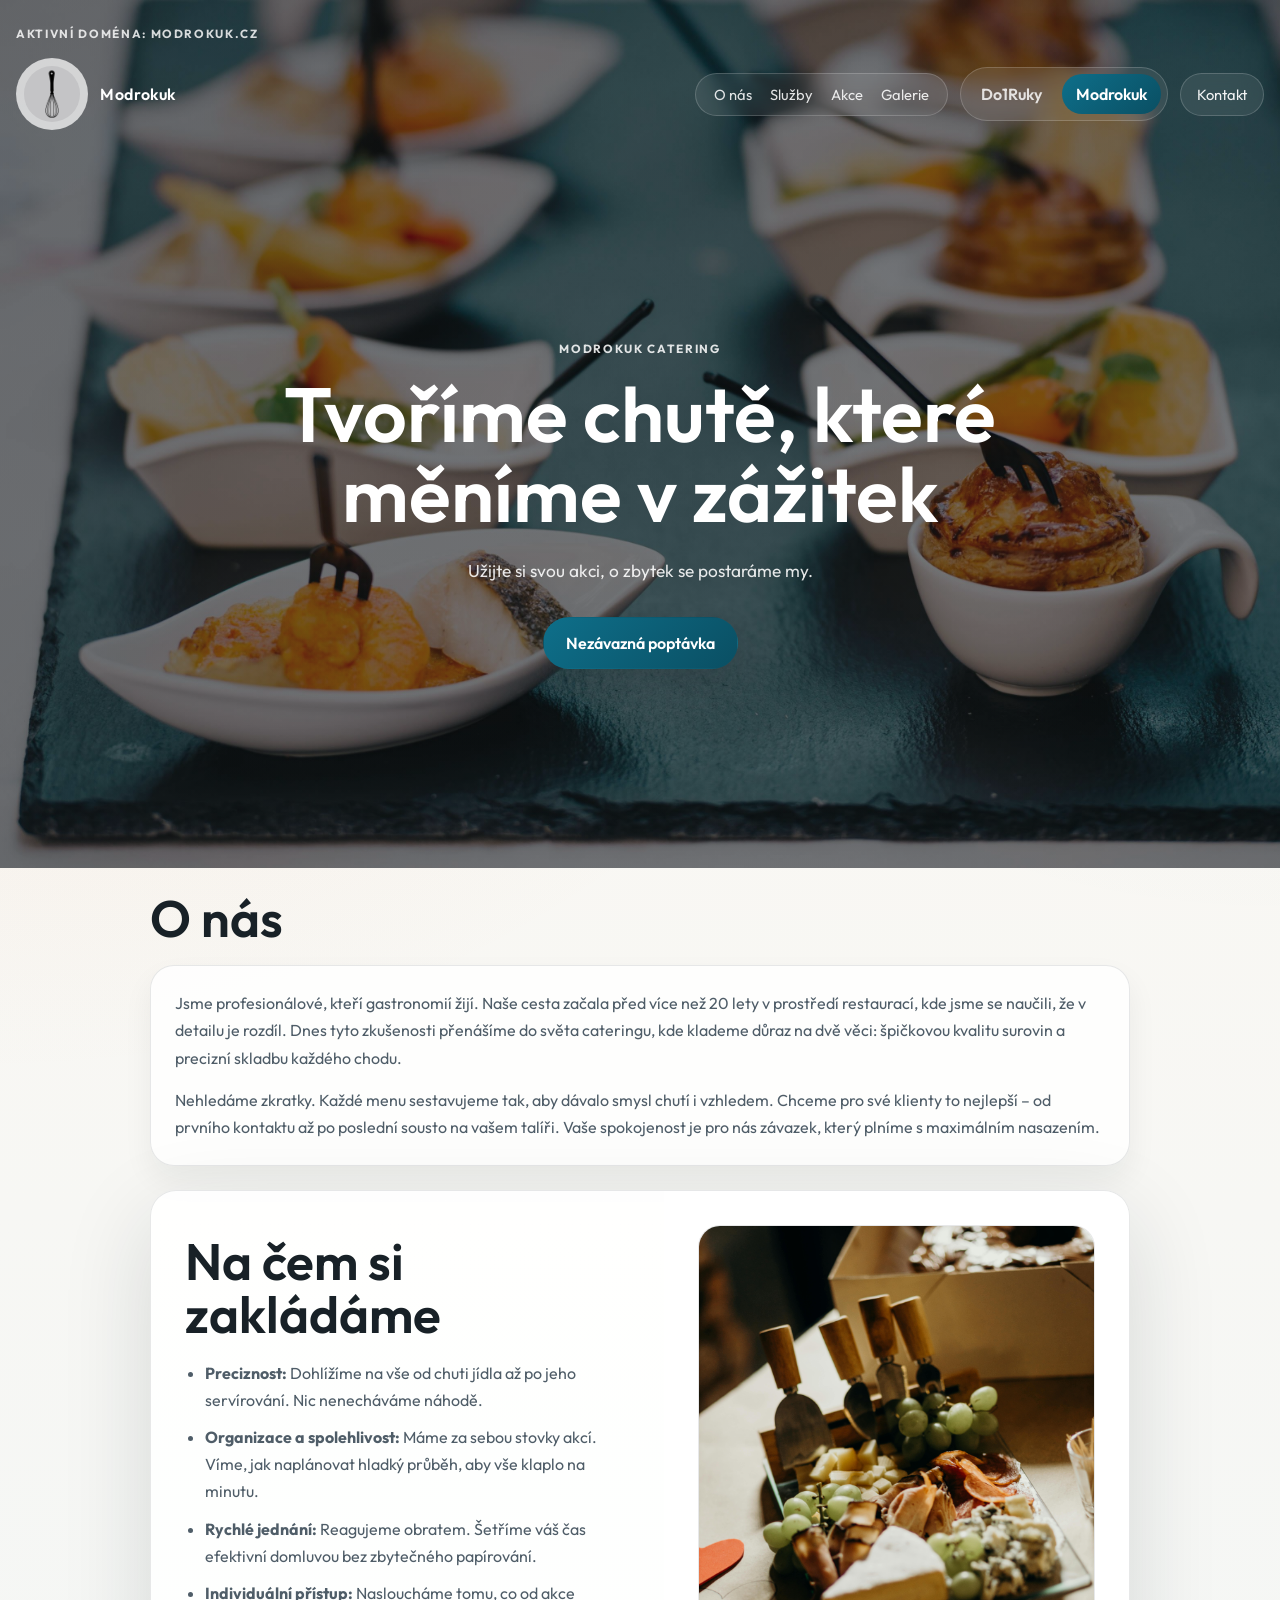
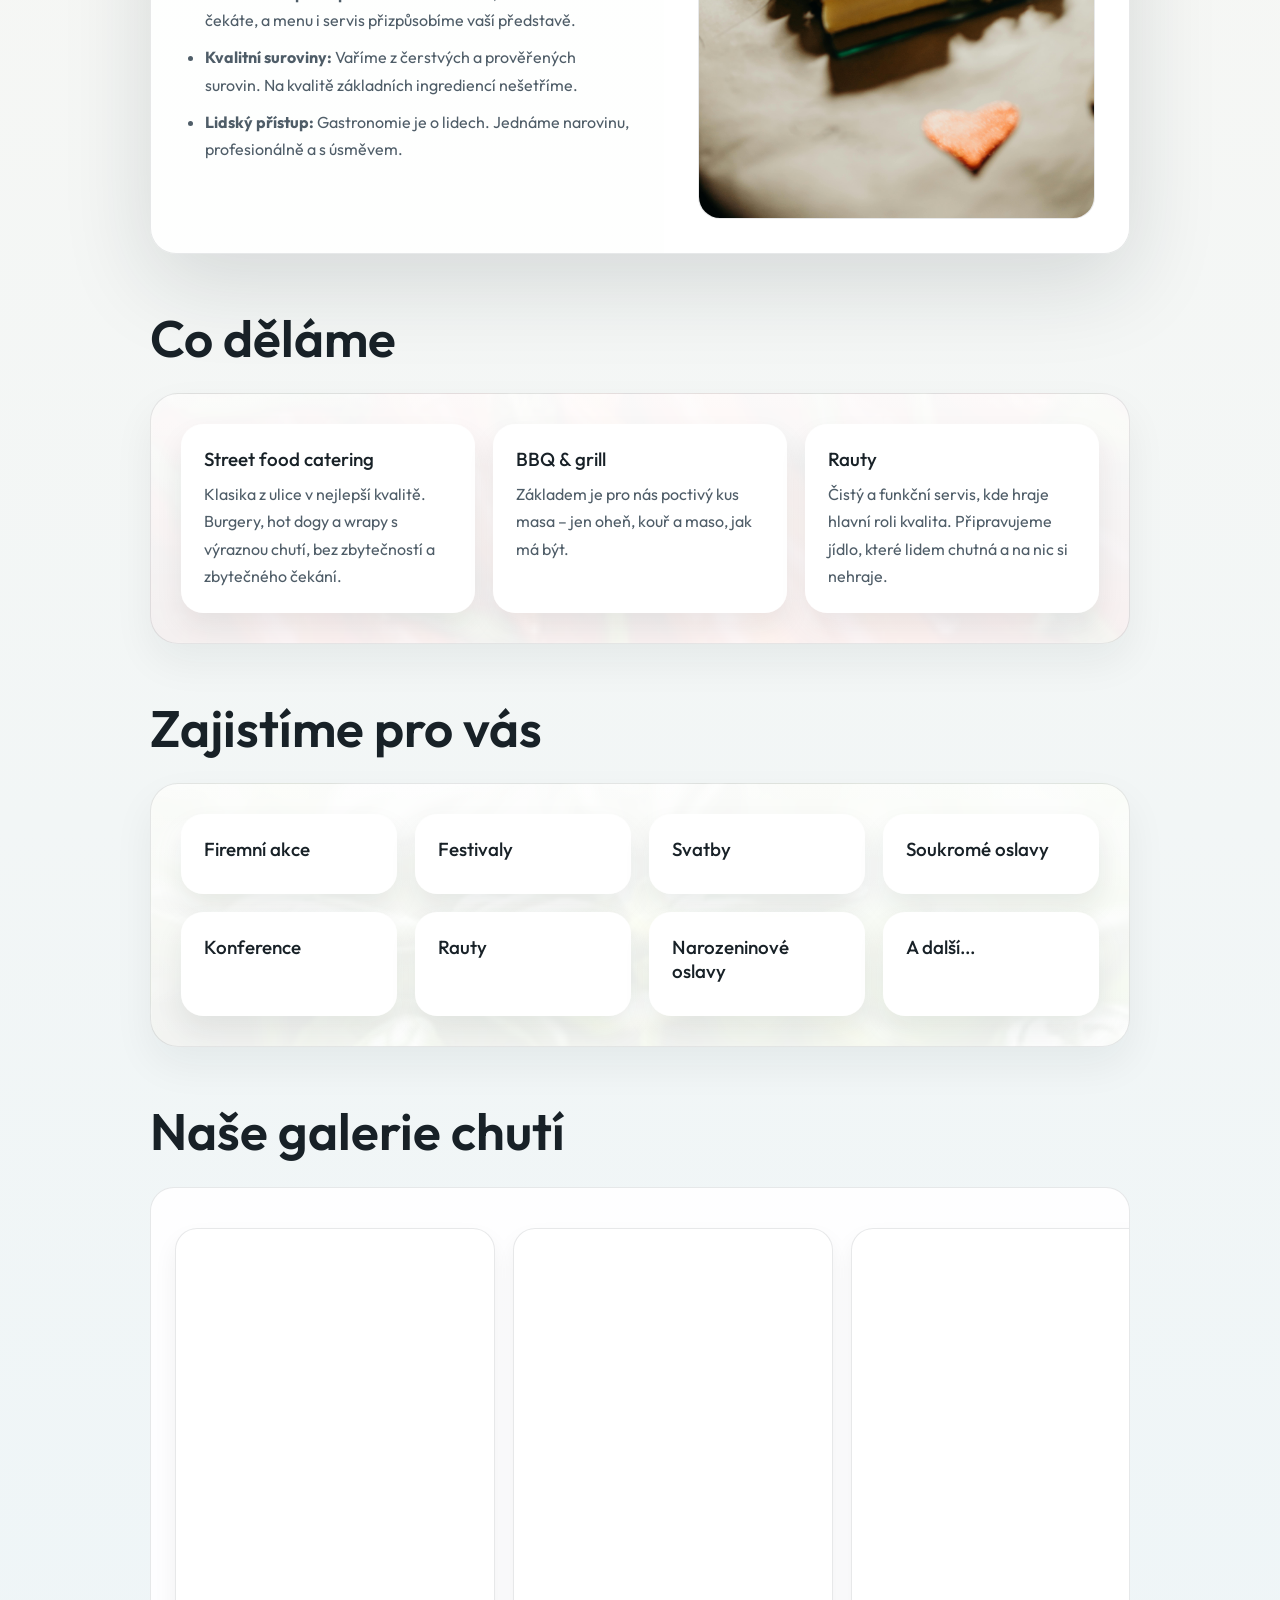
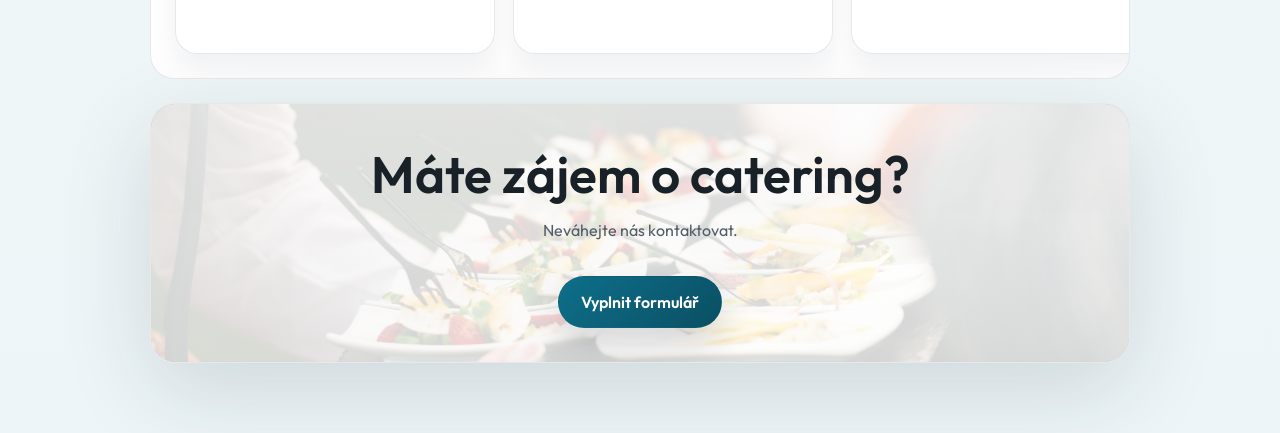
<file: web-modrokuk/index.html>
﻿<!DOCTYPE html>
<html lang="cs">
<head>
  <meta charset="UTF-8">
  <meta name="viewport" content="width=device-width, initial-scale=1.0">
  <meta name="google-site-verification" content="GyY2ZUEFOBH8hJlkeU4xq0jl1daOjZDnACW4erdyZ2I">
  <title>Modrokuk | Catering a eventová gastronomie</title>
  <meta name="description" content="Catering na firemní akce, festivaly i soukromé eventy. Modrokuk přináší poctivou gastronomii bez kompromisů.">
  <meta name="robots" content="index, follow">
  <meta name="googlebot" content="index, follow, max-snippet:-1, max-image-preview:large, max-video-preview:-1">
  <link rel="canonical" href="https://www.modrokuk.cz/">

  <!-- Facebook / OG -->
  <meta property="og:title" content="Modrokuk | Catering a poctivá gastronomie">
  <meta property="og:description" content="Catering na akce, festivaly i soukromé oslavy. Poctivá gastronomie bez kompromisů.">
  <meta property="og:image" content="https://www.modrokuk.cz/og-image.jpg">
  <meta property="og:url" content="https://www.modrokuk.cz/">
  <meta property="og:type" content="website">

  <!-- Twitter -->
  <meta name="twitter:card" content="summary_large_image">
  <meta name="twitter:title" content="Modrokuk | Catering a poctivá gastronomie">
  <meta name="twitter:description" content="Catering na akce, festivaly i soukromé oslavy. Poctivá gastronomie bez kompromisů.">
  <meta name="twitter:image" content="https://www.modrokuk.cz/og-image.jpg">
  <script type="application/ld+json">
  {
    "@context": "https://schema.org",
    "@graph": [
      {
        "@type": ["FoodEstablishment", "LocalBusiness"],
        "@id": "https://www.modrokuk.cz/#business",
        "name": "Modrokuk",
        "url": "https://www.modrokuk.cz/",
        "image": "https://www.modrokuk.cz/og-modrokuk.jpg",
        "logo": "https://www.modrokuk.cz/FB_Ikona_Modrokuk.jpg",
        "description": "Veřejná jídelna a lahůdkový bufet s denní nabídkou jídel, polévek a poctivého občerstvení.",
        "email": "info@modrokuk.cz",
        "telephone": "+420603434244",
        "servesCuisine": ["Česká kuchyně", "Catering", "Lahůdky"],
        "priceRange": "$$",
        "areaServed": {
          "@type": "Country",
          "name": "Česko"
        },
        "contactPoint": {
          "@type": "ContactPoint",
          "telephone": "+420603434244",
          "email": "info@modrokuk.cz",
          "contactType": "customer service",
          "availableLanguage": ["cs"]
        }
      },
      {
        "@type": "WebSite",
        "@id": "https://www.modrokuk.cz/#website",
        "url": "https://www.modrokuk.cz/",
        "name": "Modrokuk",
        "inLanguage": "cs-CZ",
        "publisher": {
          "@id": "https://www.modrokuk.cz/#business"
        }
      },
      {
        "@type": "WebPage",
        "@id": "https://www.modrokuk.cz/#webpage",
        "url": "https://www.modrokuk.cz/",
        "name": "Modrokuk | Veřejná jídelna a lahůdkový bufet",
        "description": "Veřejná jídelna a lahůdkový bufet s denní nabídkou jídel, polévek a poctivého občerstvení.",
        "isPartOf": {
          "@id": "https://www.modrokuk.cz/#website"
        },
        "about": {
          "@id": "https://www.modrokuk.cz/#business"
        },
        "inLanguage": "cs-CZ"
      }
    ]
  }
  </script>
  <link rel="preconnect" href="https://fonts.googleapis.com">
  <link rel="preconnect" href="https://fonts.gstatic.com" crossorigin>
  <link
    href="https://fonts.googleapis.com/css2?family=Outfit:wght@300;400;500;600;700;800&display=swap"
    rel="stylesheet"
  >
  <link rel="icon" type="image/png" href="modrokuk-logo-transparent-150x150.png">
  <link rel="apple-touch-icon" href="modrokuk-logo-transparent-150x150.png">
  <link rel="stylesheet" href="styles.css">
</head>
<body class="page page--home">
  <header class="hero hero--immersive">
    <img class="hero__image hero__image--bg" id="hero-image" src="pexels-novkov-visuals-34321380.jpg" alt="Catering Modrokuk">
    <div class="hero__overlay"></div>

    <div class="page-shell page-shell--wide">
      <div class="hero__badge" id="domain-badge">Aktivní doména</div>

      <nav class="topbar topbar--overlay">
        <div class="brand-lockup">
          <span class="brand-lockup__dot"></span>
          <img class="brand-lockup__logo" id="brand-logo" src="FB_Ikona_Modrokuk.jpg" alt="Logo Modrokuk">
          <span class="brand-lockup__name" id="brand-name">Načítání</span>
        </div>

        <div class="topbar__actions">
          <div class="topbar__navbubble">
            <a class="topbar__navlink" href="#onas">O nás</a>
            <a class="topbar__navlink" href="#sluzby">Služby</a>
            <a class="topbar__navlink" href="#akce">Akce</a>
            <a class="topbar__navlink" href="#galerie">Galerie</a>
          </div>
          <div class="brand-switch" aria-label="Výběr značky">
            <button class="brand-switch__button" id="switch-do1ruky" type="button">Do1Ruky</button>
            <button class="brand-switch__button" id="switch-modrokuk" type="button">Modrokuk</button>
          </div>
          <a class="topbar__link" data-brand-link="contact" href="kontakt.html">Kontakt</a>
        </div>
      </nav>

      <div class="hero__stage">
        <div class="hero__copy hero__copy--centered">
          <p class="eyebrow" id="eyebrow">Web na míru</p>
          <h1 id="headline">Jeden gastro základ pro dvě odlišné služby.</h1>
          <p class="hero__text" id="hero-text">
            Tento základ automaticky přepíná obsah podle domény a umožní spravovat cateringovou službu i food truck z jednoho webového řešení.
          </p>

          <div class="hero__actions hero__actions--centered">
            <a class="button button--primary" id="primary-cta" href="#poptavka">Zjistit více</a>
          </div>
        </div>
      </div>
    </div>
  </header>

  <main class="content-flow">
    <div class="page-shell page-shell--narrow">
      <section class="section section--intro" id="onas">
        <h2 class="section__title" id="about-title">O nás</h2>
        <div class="section__copy section__copy--boxed" id="about-text"></div>
      </section>

      <section class="feature-panel">
        <div class="feature-panel__text">
          <h2 class="section__title" id="card-title">Automatické rozpoznání domény</h2>
          <p class="feature-panel__copy" id="card-text">
            Po otevření `do1ruky.cz` nebo `modrokuk.cz` se návštěvníkovi zobrazí správná verze webu bez potřeby spravovat dva oddělené projekty.
          </p>
        </div>
        <div class="feature-panel__visual">
          <div class="feature-panel__visual-frame">
            <img class="feature-panel__preview" id="feature-preview" src="assets/modrokuk-hero.svg" alt="Náhled služby">
          </div>
        </div>
      </section>

      <section class="section" id="sluzby">
        <h2 class="section__title" id="services-title">Služby</h2>
        <div class="section__panel section__panel--warm section__panel--photo" id="services-panel">
          <div class="cards" id="services-list"></div>
        </div>
      </section>

      <section class="section" id="akce">
        <h2 class="section__title" id="events-title">Akce</h2>
        <div class="section__panel section__panel--cool section__panel--photo" id="events-panel">
          <div class="cards cards--compact" id="events-list"></div>
          <p class="section__footnote" id="events-note"></p>
        </div>
      </section>

      <section class="section" id="galerie">
        <h2 class="section__title" id="gallery-title">Podívejte se, jak to vypadá v akci.</h2>
        <div class="gallery-panel">
          <p class="gallery-panel__text" id="gallery-text"></p>
          <div class="gallery-grid" id="gallery-grid"></div>
        </div>
      </section>

      <section class="feature-panel feature-panel--cta" id="poptavka">
        <div class="feature-panel__text feature-panel__text--centered">
          <h2 class="section__title" id="inquiry-title">Chcete nabídku?</h2>
          <p class="feature-panel__copy" id="inquiry-text"></p>
          <p class="inquiry-panel__note" id="inquiry-note"></p>
          <div class="hero__actions">
            <a class="button button--primary" data-brand-link="contact" href="kontakt.html">Vyplnit formulář</a>
          </div>
        </div>
      </section>

    </div>
  </main>

  <script>
    window.SITE_BRAND_KEY = "modrokuk.cz";
    window.BRAND_SWITCH_URLS = {
      "do1ruky.cz": "https://www.do1ruky.cz/",
      "modrokuk.cz": "https://www.modrokuk.cz/"
    };
  </script>
  <script src="script.js"></script>
</body>
</html>
</file>
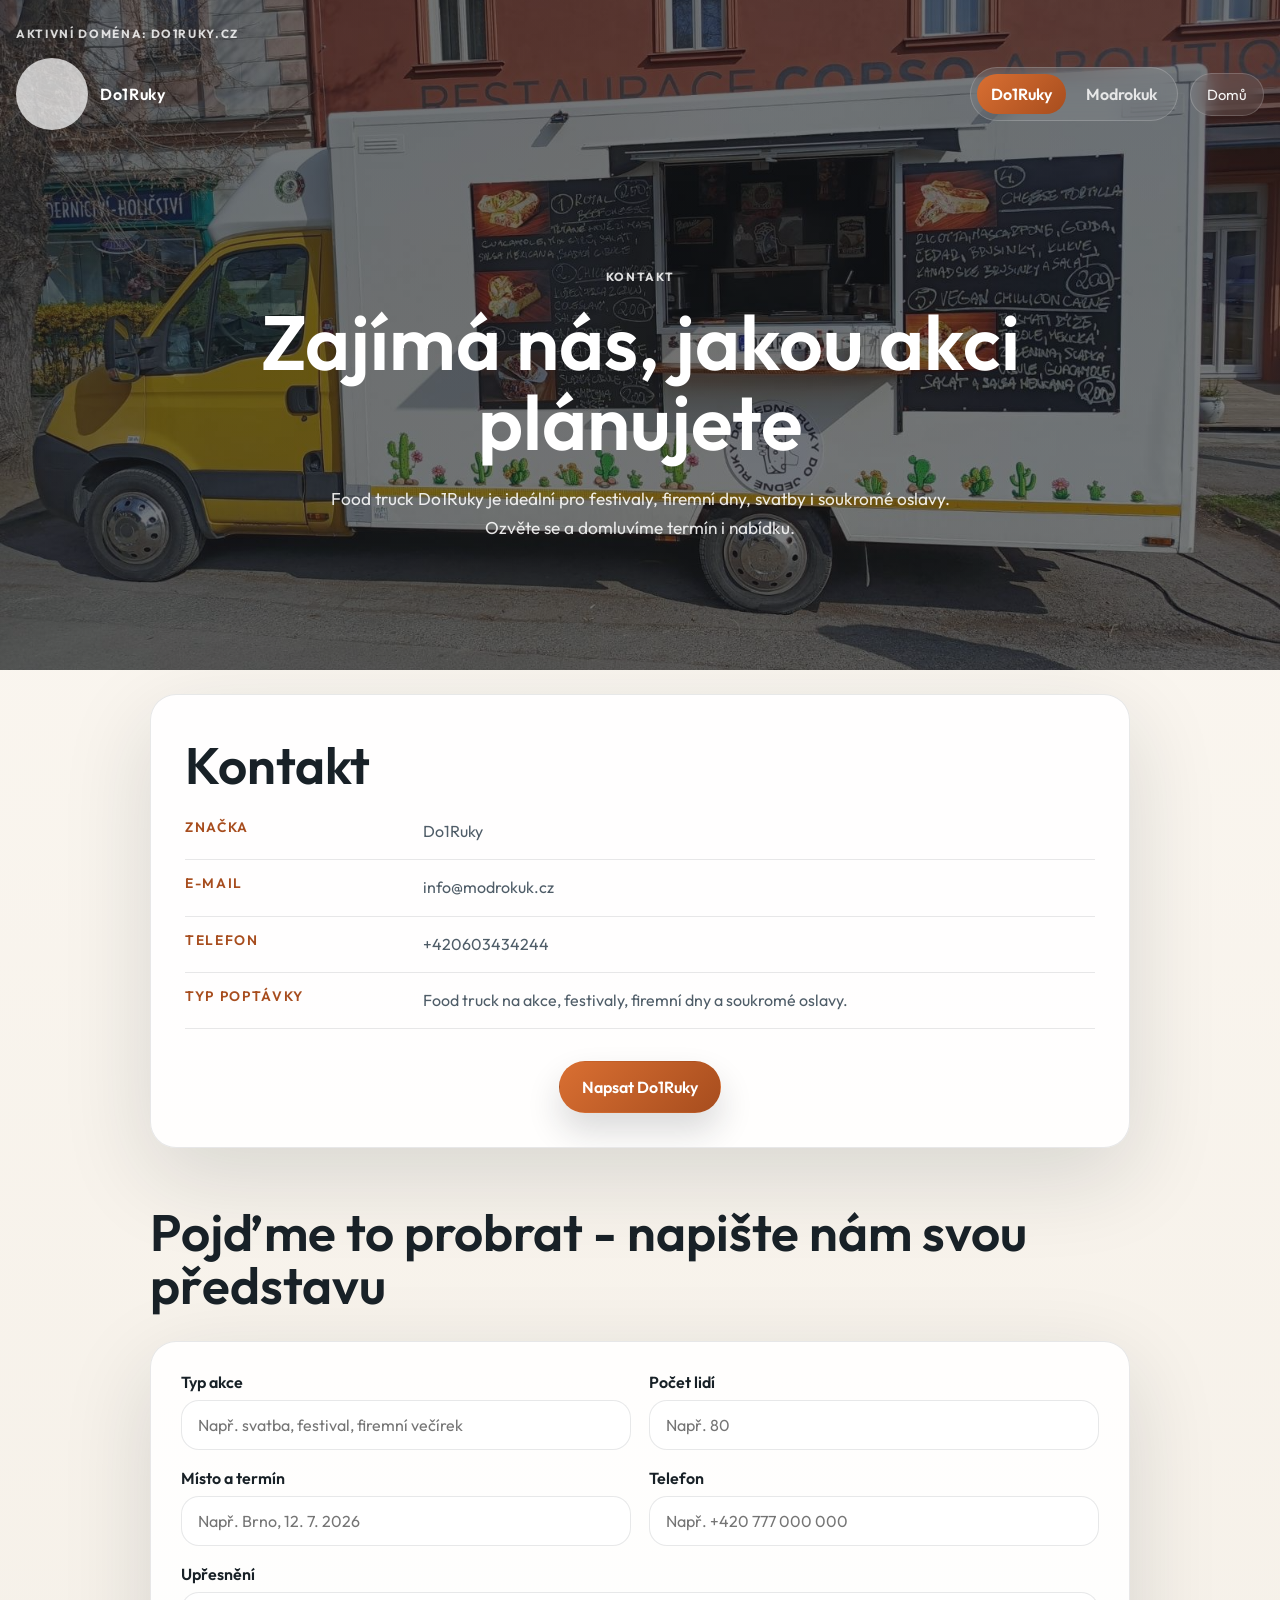
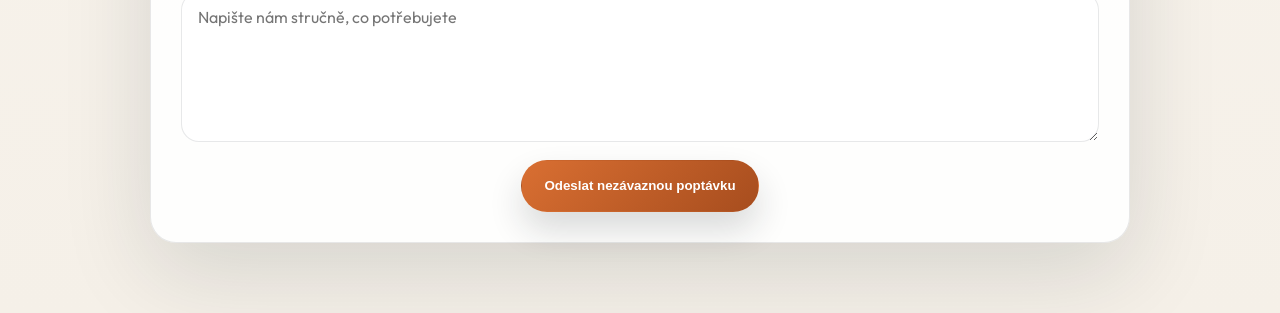
<file: web-do1ruky/kontakt.html>
<!DOCTYPE html>
<html lang="cs">
<head>
  <meta charset="UTF-8">
  <meta name="viewport" content="width=device-width, initial-scale=1.0">
  <title>Kontakt | Do1Ruky</title>
  <meta name="description" content="Kontaktujte Do1Ruky pro food truck servis na firemní akce, svatby, festivaly a soukromé oslavy.">
  <meta name="robots" content="index, follow">
  <meta name="googlebot" content="index, follow, max-snippet:-1, max-image-preview:large, max-video-preview:-1">
  <link rel="canonical" href="https://www.do1ruky.cz/kontakt.html">
  <meta property="og:site_name" content="Do1Ruky">
  <meta property="og:title" content="Kontakt | Do1Ruky">
  <meta property="og:description" content="Nezávazná poptávka food trucku Do1Ruky pro vaši akci.">
  <meta property="og:type" content="website">
  <meta property="og:url" content="https://www.do1ruky.cz/kontakt.html">
  <meta property="og:image" content="https://www.do1ruky.cz/og-do1ruky.jpg">
  <meta property="og:image:secure_url" content="https://www.do1ruky.cz/og-do1ruky.jpg">
  <meta property="og:image:type" content="image/jpeg">
  <meta property="og:image:width" content="1200">
  <meta property="og:image:height" content="630">
  <meta property="og:image:alt" content="Food truck Do1Ruky">
  <meta property="og:locale" content="cs_CZ">
  <meta name="twitter:card" content="summary_large_image">
  <meta name="twitter:title" content="Kontakt | Do1Ruky">
  <meta name="twitter:description" content="Nezávazná poptávka food trucku Do1Ruky pro vaši akci.">
  <meta name="twitter:image" content="https://www.do1ruky.cz/og-do1ruky.jpg">
  <script type="application/ld+json">
  {
    "@context": "https://schema.org",
    "@graph": [
      {
        "@type": "ContactPage",
        "@id": "https://www.do1ruky.cz/kontakt.html#webpage",
        "url": "https://www.do1ruky.cz/kontakt.html",
        "name": "Kontakt | Do1Ruky",
        "description": "Nezávazná poptávka food trucku Do1Ruky pro vaši akci.",
        "inLanguage": "cs-CZ",
        "about": {
          "@id": "https://www.do1ruky.cz/#business"
        }
      },
      {
        "@type": ["FoodEstablishment", "LocalBusiness"],
        "@id": "https://www.do1ruky.cz/#business",
        "name": "Do1Ruky",
        "url": "https://www.do1ruky.cz/",
        "image": "https://www.do1ruky.cz/og-do1ruky.jpg",
        "logo": "https://www.do1ruky.cz/logo%20do%20jedny%20ruky.jpg",
        "email": "info@modrokuk.cz",
        "telephone": "+420603434244",
        "contactPoint": {
          "@type": "ContactPoint",
          "telephone": "+420603434244",
          "email": "info@modrokuk.cz",
          "contactType": "event booking",
          "availableLanguage": ["cs"]
        }
      },
      {
        "@type": "BreadcrumbList",
        "@id": "https://www.do1ruky.cz/kontakt.html#breadcrumb",
        "itemListElement": [
          {
            "@type": "ListItem",
            "position": 1,
            "name": "Do1Ruky",
            "item": "https://www.do1ruky.cz/"
          },
          {
            "@type": "ListItem",
            "position": 2,
            "name": "Kontakt",
            "item": "https://www.do1ruky.cz/kontakt.html"
          }
        ]
      }
    ]
  }
  </script>
  <link rel="preconnect" href="https://fonts.googleapis.com">
  <link rel="preconnect" href="https://fonts.gstatic.com" crossorigin>
  <link
    href="https://fonts.googleapis.com/css2?family=Outfit:wght@300;400;500;600;700;800&display=swap"
    rel="stylesheet"
  >
  <link rel="icon" type="image/png" sizes="48x48" href="/favicon-48x48.png">
  <link rel="icon" type="image/png" sizes="192x192" href="/favicon-192x192.png">
  <link rel="shortcut icon" href="/favicon.ico">
  <link rel="apple-touch-icon" sizes="180x180" href="/apple-touch-icon.png">
  <link rel="stylesheet" href="styles.css">
</head>
<body class="page page--contact">
  <header class="hero hero--immersive hero--contact">
    <img class="hero__image hero__image--bg" id="hero-image" src="image000000.jpeg" alt="Food truck Do1Ruky">
    <div class="hero__overlay"></div>

    <div class="page-shell page-shell--wide">
      <div class="hero__badge" id="domain-badge">Aktivní doména</div>

      <nav class="topbar topbar--overlay">
        <div class="brand-lockup">
          <span class="brand-lockup__dot"></span>
          <img class="brand-lockup__logo" id="brand-logo" src="logo do jedny ruky.jpg" alt="Logo Do1Ruky">
          <span class="brand-lockup__name" id="brand-name">Načítání</span>
        </div>

        <div class="topbar__actions">
          <div class="brand-switch" aria-label="Výběr značky">
            <button class="brand-switch__button" id="switch-do1ruky" type="button">Do1Ruky</button>
            <button class="brand-switch__button" id="switch-modrokuk" type="button">Modrokuk</button>
          </div>
          <a class="topbar__link" data-brand-link="home" href="index.html">Domů</a>
        </div>
      </nav>

      <div class="hero__stage hero__stage--contact">
        <div class="hero__copy hero__copy--centered">
          <p class="eyebrow">Kontakt</p>
          <h1 class="contact-hero__title">Zajímá nás, jakou akci plánujete</h1>
          <p class="hero__text" id="contact-page-text">
            Vyberte si značku a zobrazí se odpovídající kontaktní údaje i tón komunikace.
          </p>
        </div>
      </div>
    </div>
  </header>

  <main class="content-flow">
    <div class="page-shell page-shell--narrow">
      <section class="feature-panel feature-panel--contact-summary">
        <div class="feature-panel__text">
          <h2 class="section__title" id="contact-page-heading">Kontakt</h2>
          <div class="contact-summary">
            <div class="contact-summary__item">
              <span class="contact-summary__label">Značka</span>
              <p class="contact-panel__brand" id="contact-brand">Do1Ruky</p>
            </div>
            <div class="contact-summary__item">
              <span class="contact-summary__label">E-mail</span>
              <p id="contact-email">info@do1ruky.cz</p>
            </div>
            <div class="contact-summary__item">
              <span class="contact-summary__label">Telefon</span>
              <p id="contact-phone">+420 000 000 000</p>
            </div>
            <div class="contact-summary__item">
              <span class="contact-summary__label">Typ poptávky</span>
              <p id="contact-service-detail">Food truck na akce, festivaly a soukromé oslavy.</p>
            </div>
          </div>
          <div class="contact-summary__cta">
            <a class="button button--primary" id="contact-cta" href="mailto:info@do1ruky.cz">Napsat e-mail</a>
          </div>
        </div>
      </section>

      <section class="section section--form" id="formular">
        <h2 class="section__title" id="form-title">Pojďme to probrat - napište nám svou představu</h2>
        <form class="inquiry-form inquiry-form--full">
          <label class="form-field">
            <span>Typ akce</span>
            <input type="text" name="event_type" placeholder="Např. svatba, festival, firemní večírek">
          </label>
          <label class="form-field">
            <span>Počet lidí</span>
            <input type="number" name="guest_count" placeholder="Např. 80">
          </label>
          <label class="form-field">
            <span>Místo a termín</span>
            <input type="text" name="place_date" placeholder="Např. Brno, 12. 7. 2026">
          </label>
          <label class="form-field">
            <span>Telefon</span>
            <input type="tel" name="phone" placeholder="Např. +420 777 000 000">
          </label>
          <label class="form-field form-field--full">
            <span>Upřesnění</span>
            <textarea name="details" rows="6" placeholder="Napište nám stručně, co potřebujete"></textarea>
          </label>
          <button class="button button--primary" type="submit">Odeslat nezávaznou poptávku</button>
        </form>
      </section>
    </div>
  </main>

  <script>
    window.SITE_BRAND_KEY = "do1ruky.cz";
    window.BRAND_SWITCH_URLS = {
      "do1ruky.cz": "https://www.do1ruky.cz/",
      "modrokuk.cz": "https://www.modrokuk.cz/"
    };
  </script>
  <script src="script.js"></script>
</body>
</html>
</file>
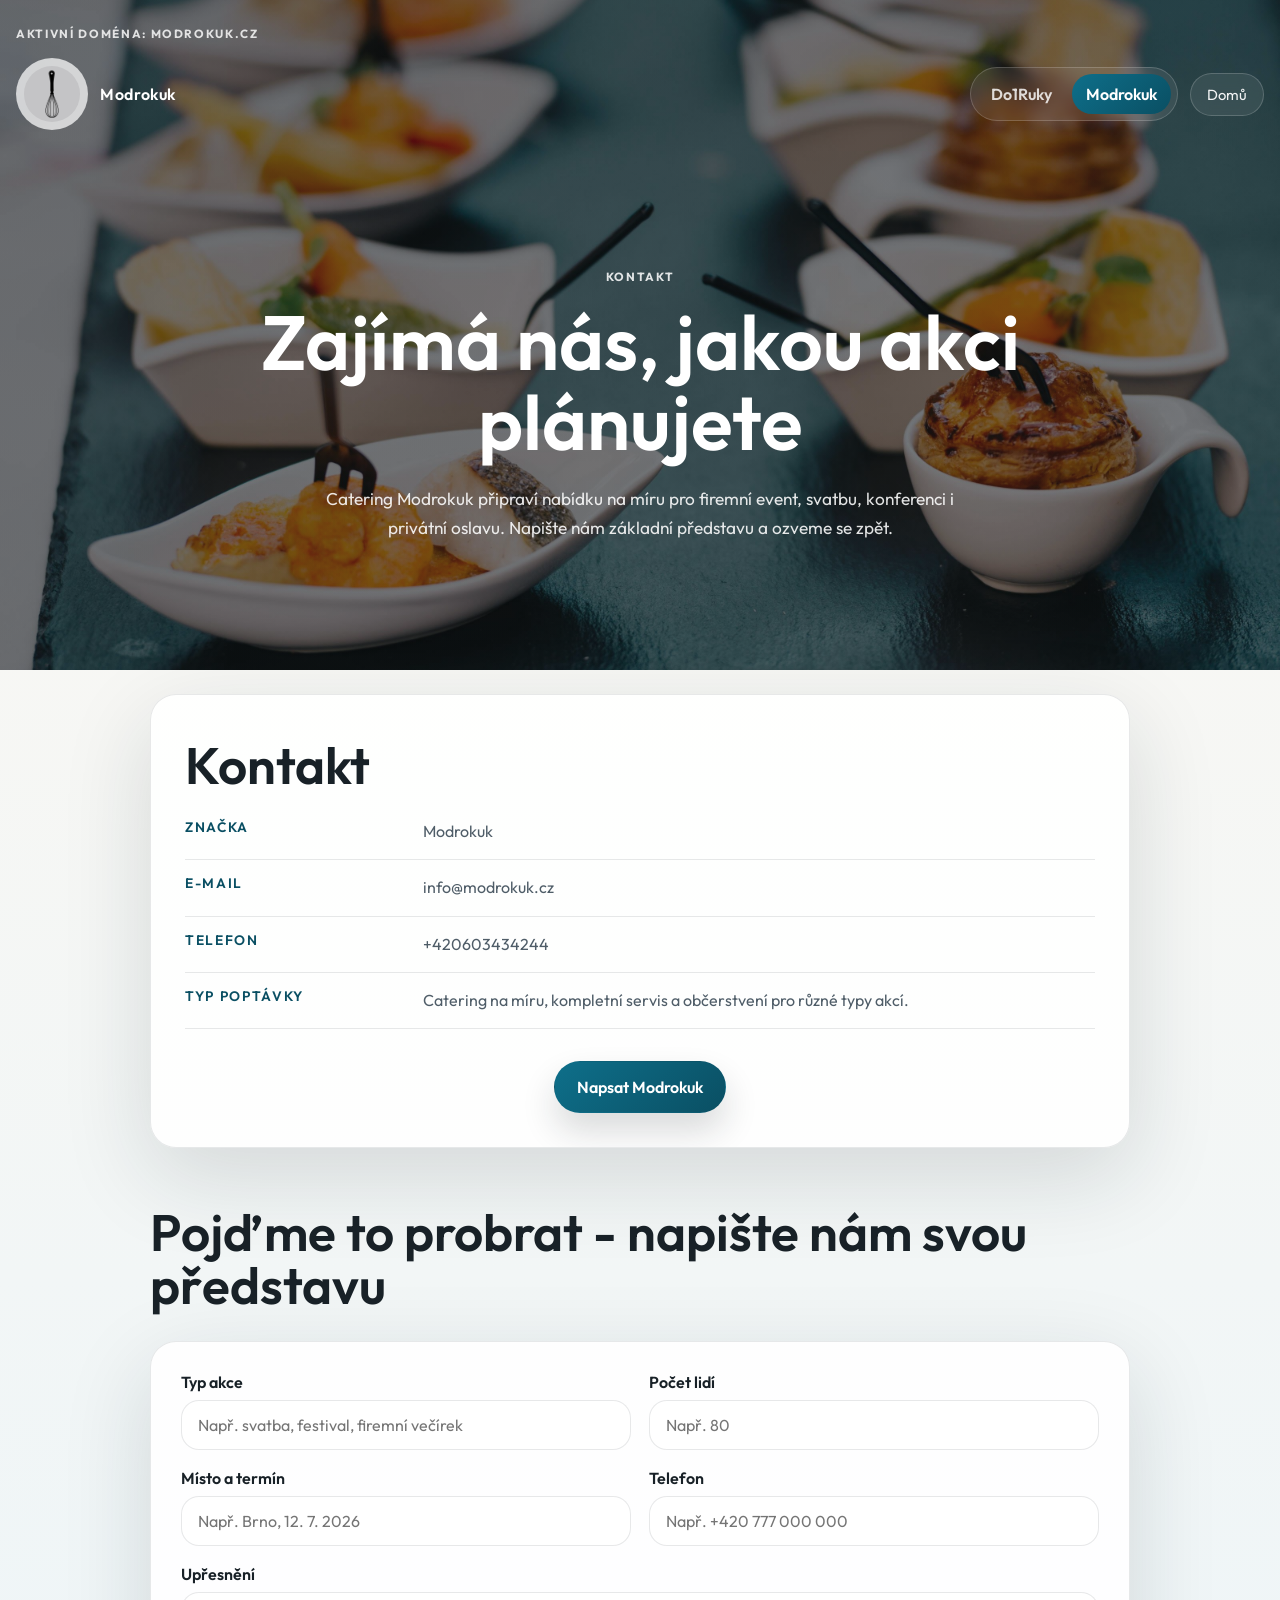
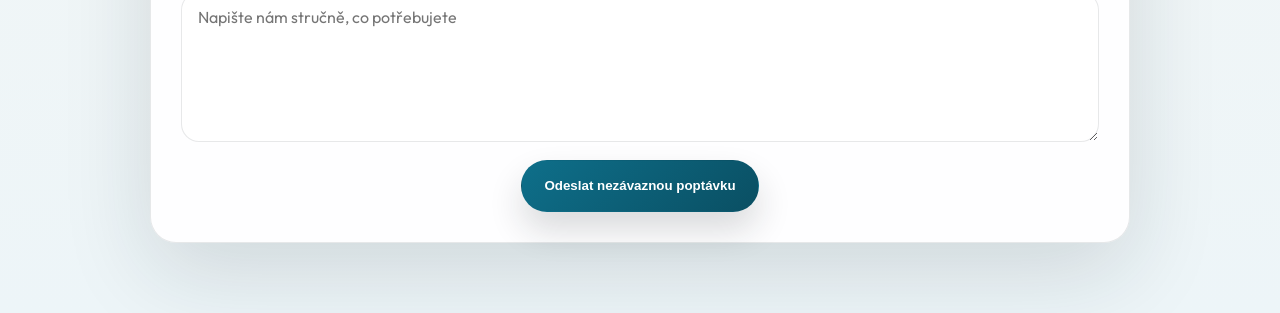
<file: web-modrokuk/kontakt.html>
<!DOCTYPE html>
<html lang="cs">
<head>
  <meta charset="UTF-8">
  <meta name="viewport" content="width=device-width, initial-scale=1.0">
  <meta name="google-site-verification" content="GyY2ZUEFOBH8hJlkeU4xq0jl1daOjZDnACW4erdyZ2I">
  <title>Kontakt | Modrokuk</title>
  <meta name="description" content="Kontaktujte Modrokuk. Rádi vám pomůžeme s dotazy k veřejné jídelně, lahůdkovému bufetu i nabídce občerstvení.">
  <meta name="robots" content="index, follow">
  <meta name="googlebot" content="index, follow, max-snippet:-1, max-image-preview:large, max-video-preview:-1">
  <link rel="canonical" href="https://www.modrokuk.cz/kontakt.html">
  <meta property="og:site_name" content="Modrokuk">
  <meta property="og:title" content="Kontakt | Modrokuk">
  <meta property="og:description" content="Kontakt na veřejnou jídelnu a lahůdkový bufet Modrokuk.">
  <meta property="og:type" content="website">
  <meta property="og:url" content="https://www.modrokuk.cz/kontakt.html">
  <meta property="og:image" content="https://www.modrokuk.cz/og-modrokuk.jpg">
  <meta property="og:image:secure_url" content="https://www.modrokuk.cz/og-modrokuk.jpg">
  <meta property="og:image:type" content="image/jpeg">
  <meta property="og:image:width" content="1200">
  <meta property="og:image:height" content="630">
  <meta property="og:image:alt" content="Modrokuk - veřejná jídelna a lahůdkový bufet">
  <meta property="og:locale" content="cs_CZ">
  <meta name="twitter:card" content="summary_large_image">
  <meta name="twitter:title" content="Kontakt | Modrokuk">
  <meta name="twitter:description" content="Kontakt na veřejnou jídelnu a lahůdkový bufet Modrokuk.">
  <meta name="twitter:image" content="https://www.modrokuk.cz/og-modrokuk.jpg">
  <script type="application/ld+json">
  {
    "@context": "https://schema.org",
    "@graph": [
      {
        "@type": "ContactPage",
        "@id": "https://www.modrokuk.cz/kontakt.html#webpage",
        "url": "https://www.modrokuk.cz/kontakt.html",
        "name": "Kontakt | Modrokuk",
        "description": "Kontakt na veřejnou jídelnu a lahůdkový bufet Modrokuk.",
        "inLanguage": "cs-CZ",
        "about": {
          "@id": "https://www.modrokuk.cz/#business"
        }
      },
      {
        "@type": ["FoodEstablishment", "LocalBusiness"],
        "@id": "https://www.modrokuk.cz/#business",
        "name": "Modrokuk",
        "url": "https://www.modrokuk.cz/",
        "image": "https://www.modrokuk.cz/og-modrokuk.jpg",
        "logo": "https://www.modrokuk.cz/FB_Ikona_Modrokuk.jpg",
        "email": "info@modrokuk.cz",
        "telephone": "+420603434244",
        "contactPoint": {
          "@type": "ContactPoint",
          "telephone": "+420603434244",
          "email": "info@modrokuk.cz",
          "contactType": "customer service",
          "availableLanguage": ["cs"]
        }
      },
      {
        "@type": "BreadcrumbList",
        "@id": "https://www.modrokuk.cz/kontakt.html#breadcrumb",
        "itemListElement": [
          {
            "@type": "ListItem",
            "position": 1,
            "name": "Modrokuk",
            "item": "https://www.modrokuk.cz/"
          },
          {
            "@type": "ListItem",
            "position": 2,
            "name": "Kontakt",
            "item": "https://www.modrokuk.cz/kontakt.html"
          }
        ]
      }
    ]
  }
  </script>
  <link rel="preconnect" href="https://fonts.googleapis.com">
  <link rel="preconnect" href="https://fonts.gstatic.com" crossorigin>
  <link
    href="https://fonts.googleapis.com/css2?family=Outfit:wght@300;400;500;600;700;800&display=swap"
    rel="stylesheet"
  >
  <link rel="icon" type="image/png" href="modrokuk-logo-transparent-150x150.png">
  <link rel="apple-touch-icon" href="modrokuk-logo-transparent-150x150.png">
  <link rel="stylesheet" href="styles.css">
</head>
<body class="page page--contact">
  <header class="hero hero--immersive hero--contact">
    <img class="hero__image hero__image--bg" id="hero-image" src="pexels-novkov-visuals-34321380.jpg" alt="Catering Modrokuk">
    <div class="hero__overlay"></div>

    <div class="page-shell page-shell--wide">
      <div class="hero__badge" id="domain-badge">Aktivní doména</div>

      <nav class="topbar topbar--overlay">
        <div class="brand-lockup">
          <span class="brand-lockup__dot"></span>
          <img class="brand-lockup__logo" id="brand-logo" src="FB_Ikona_Modrokuk.jpg" alt="Logo Modrokuk">
          <span class="brand-lockup__name" id="brand-name">Načítání</span>
        </div>

        <div class="topbar__actions">
          <div class="brand-switch" aria-label="Výběr značky">
            <button class="brand-switch__button" id="switch-do1ruky" type="button">Do1Ruky</button>
            <button class="brand-switch__button" id="switch-modrokuk" type="button">Modrokuk</button>
          </div>
          <a class="topbar__link" data-brand-link="home" href="index.html">Domů</a>
        </div>
      </nav>

      <div class="hero__stage hero__stage--contact">
        <div class="hero__copy hero__copy--centered">
          <p class="eyebrow">Kontakt</p>
          <h1 class="contact-hero__title">Zajímá nás, jakou akci plánujete</h1>
          <p class="hero__text" id="contact-page-text">
            Vyberte si značku a zobrazí se odpovídající kontaktní údaje i tón komunikace.
          </p>
        </div>
      </div>
    </div>
  </header>

  <main class="content-flow">
    <div class="page-shell page-shell--narrow">
      <section class="feature-panel feature-panel--contact-summary">
        <div class="feature-panel__text">
          <h2 class="section__title" id="contact-page-heading">Kontakt</h2>
          <div class="contact-summary">
            <div class="contact-summary__item">
              <span class="contact-summary__label">Značka</span>
              <p class="contact-panel__brand" id="contact-brand">Do1Ruky</p>
            </div>
            <div class="contact-summary__item">
              <span class="contact-summary__label">E-mail</span>
              <p id="contact-email">info@do1ruky.cz</p>
            </div>
            <div class="contact-summary__item">
              <span class="contact-summary__label">Telefon</span>
              <p id="contact-phone">+420 000 000 000</p>
            </div>
            <div class="contact-summary__item">
              <span class="contact-summary__label">Typ poptávky</span>
              <p id="contact-service-detail">Food truck na akce, festivaly a soukromé oslavy.</p>
            </div>
          </div>
          <div class="contact-summary__cta">
            <a class="button button--primary" id="contact-cta" href="mailto:info@do1ruky.cz">Napsat e-mail</a>
          </div>
        </div>
      </section>

      <section class="section section--form" id="formular">
        <h2 class="section__title" id="form-title">Pojďme to probrat - napište nám svou představu</h2>
        <form class="inquiry-form inquiry-form--full">
          <label class="form-field">
            <span>Typ akce</span>
            <input type="text" name="event_type" placeholder="Např. svatba, festival, firemní večírek">
          </label>
          <label class="form-field">
            <span>Počet lidí</span>
            <input type="number" name="guest_count" placeholder="Např. 80">
          </label>
          <label class="form-field">
            <span>Místo a termín</span>
            <input type="text" name="place_date" placeholder="Např. Brno, 12. 7. 2026">
          </label>
          <label class="form-field">
            <span>Telefon</span>
            <input type="tel" name="phone" placeholder="Např. +420 777 000 000">
          </label>
          <label class="form-field form-field--full">
            <span>Upřesnění</span>
            <textarea name="details" rows="6" placeholder="Napište nám stručně, co potřebujete"></textarea>
          </label>
          <button class="button button--primary" type="submit">Odeslat nezávaznou poptávku</button>
        </form>
      </section>
    </div>
  </main>

  <script>
    window.SITE_BRAND_KEY = "modrokuk.cz";
    window.BRAND_SWITCH_URLS = {
      "do1ruky.cz": "https://www.do1ruky.cz/",
      "modrokuk.cz": "https://www.modrokuk.cz/"
    };
  </script>
  <script src="script.js"></script>
</body>
</html>
</file>
<file: web-modrokuk/styles.css>
:root {
  --bg: #f5f0e8;
  --surface: rgba(255, 255, 255, 0.78);
  --surface-strong: rgba(255, 255, 255, 0.9);
  --text: #182127;
  --muted: #4f5d68;
  --accent: #d96f32;
  --accent-dark: #a74d1e;
  --line: rgba(24, 33, 39, 0.1);
  --shadow: 0 28px 90px rgba(24, 33, 39, 0.14);
}

* {
  box-sizing: border-box;
}

html {
  scroll-behavior: smooth;
}

body {
  margin: 0;
  min-height: 100vh;
  font-family: "Outfit", sans-serif;
  color: var(--text);
  background:
    radial-gradient(circle at top left, rgba(217, 111, 50, 0.14), transparent 28%),
    radial-gradient(circle at top right, rgba(14, 111, 138, 0.1), transparent 24%),
    linear-gradient(180deg, #fcf8f2 0%, var(--bg) 100%);
}

a {
  color: inherit;
  text-decoration: none;
}

.page-shell {
  width: min(100% - 32px, 1380px);
  margin: 0 auto;
}

.page-shell--wide {
  position: relative;
  z-index: 2;
}

.page-shell--narrow {
  width: min(100% - 32px, 980px);
}

.hero {
  position: relative;
  min-height: 82vh;
  display: flex;
  align-items: stretch;
  overflow: hidden;
}

.hero--contact {
  min-height: 68vh;
}

.hero__image--bg {
  position: absolute;
  inset: 0;
  width: 100%;
  height: 100%;
  object-fit: cover;
}

.hero__overlay {
  position: absolute;
  inset: 0;
  background:
    linear-gradient(180deg, rgba(17, 20, 24, 0.52), rgba(17, 20, 24, 0.48)),
    linear-gradient(90deg, rgba(17, 20, 24, 0.18), rgba(17, 20, 24, 0.1));
}

.hero__badge,
.eyebrow,
.section__label,
.contact-cta-box__eyebrow {
  text-transform: uppercase;
  letter-spacing: 0.14em;
  font-size: 0.74rem;
  font-weight: 700;
}

.hero__badge {
  position: absolute;
  top: 26px;
  left: 0;
  color: rgba(255, 255, 255, 0.82);
}

.topbar,
.brand-lockup,
.topbar__actions,
.topbar__navbubble,
.hero__actions,
.brand-switch,
.contact-summary__item {
  display: flex;
  align-items: center;
}

.topbar--overlay {
  position: relative;
  z-index: 2;
  justify-content: space-between;
  gap: 24px;
  padding-top: 58px;
  color: #fff;
}

.brand-lockup {
  gap: 12px;
  font-weight: 600;
  letter-spacing: 0.04em;
}

.brand-lockup__dot {
  width: 12px;
  height: 12px;
  border-radius: 999px;
  background: var(--accent);
  box-shadow: 0 0 0 8px rgba(217, 111, 50, 0.14);
}

.brand-lockup__logo {
  display: none;
  width: 72px;
  height: 72px;
  object-fit: contain;
  border-radius: 999px;
  background: rgba(255, 255, 255, 0.72);
  padding: 8px;
}

.brand-lockup.has-logo .brand-lockup__logo {
  display: block;
}

.brand-lockup.has-logo .brand-lockup__dot {
  display: none;
}

.topbar__actions {
  gap: 12px;
  flex-wrap: wrap;
  justify-content: flex-end;
}

.topbar__navbubble {
  gap: 18px;
  padding: 11px 18px;
  border: 1px solid rgba(255, 255, 255, 0.18);
  background: rgba(255, 255, 255, 0.08);
  backdrop-filter: blur(10px);
  border-radius: 999px;
}

.topbar__navlink,
.topbar__link {
  color: rgba(255, 255, 255, 0.94);
  font-size: 0.92rem;
}

.topbar__navlink {
  opacity: 0.92;
}

.topbar__link,
.brand-switch {
  border: 1px solid rgba(255, 255, 255, 0.18);
  background: rgba(255, 255, 255, 0.08);
  backdrop-filter: blur(10px);
  border-radius: 999px;
}

.topbar__link {
  padding: 11px 16px;
}

.brand-switch {
  gap: 6px;
  padding: 6px;
}

.brand-switch__button {
  appearance: none;
  border: 0;
  min-height: 40px;
  padding: 0 14px;
  border-radius: 999px;
  background: transparent;
  color: rgba(255, 255, 255, 0.82);
  font: inherit;
  font-weight: 600;
  cursor: pointer;
  transition: background 180ms ease, color 180ms ease, transform 180ms ease;
}

.brand-switch__button:hover {
  transform: translateY(-1px);
}

.brand-switch__button.is-active {
  color: #fff;
  background: linear-gradient(135deg, var(--accent) 0%, var(--accent-dark) 100%);
}

.hero__stage {
  min-height: 82vh;
  display: grid;
  place-items: center;
  text-align: center;
}

.hero__stage--contact {
  min-height: 60vh;
}

.hero__copy {
  position: relative;
  z-index: 2;
}

.hero__copy--centered {
  width: min(100%, 820px);
  margin: 0 auto;
  color: #fff;
}

.eyebrow,
.section__label,
.contact-cta-box__eyebrow {
  color: var(--accent-dark);
}

.hero .eyebrow {
  color: rgba(255, 255, 255, 0.86);
}

.hero__copy h1,
.section__title,
.info-card h3,
.contact-hero__title {
  margin: 0;
}

.hero__copy h1,
.contact-hero__title {
  margin-top: 18px;
  font-size: clamp(3rem, 6vw, 5.6rem);
  line-height: 1.04;
  font-weight: 600;
}

.hero__text,
.section__copy p,
.feature-panel__copy,
.info-card p,
.gallery-panel__text,
.inquiry-panel__note,
.inquiry-panel__items,
.contact-summary__item p,
.contact-cta-box__text,
.feature-panel__list li {
  line-height: 1.7;
  color: var(--muted);
}

.feature-panel__list {
  margin: 18px 0 0;
  padding-left: 20px;
}

.feature-panel__list li + li {
  margin-top: 10px;
}

.hero__text {
  margin: 22px auto 0;
  max-width: 58ch;
  font-size: 1.08rem;
  color: rgba(255, 255, 255, 0.88);
}

.hero__actions {
  gap: 14px;
  justify-content: center;
  flex-wrap: wrap;
  margin-top: 32px;
}

.button {
  display: inline-flex;
  align-items: center;
  justify-content: center;
  min-height: 52px;
  padding: 0 22px;
  border-radius: 999px;
  border: 1px solid transparent;
  font-weight: 600;
  transition: transform 180ms ease, background 180ms ease, border-color 180ms ease;
}

.button:hover {
  transform: translateY(-1px);
}

.button--primary {
  color: #fff;
  background: linear-gradient(135deg, var(--accent) 0%, var(--accent-dark) 100%);
  box-shadow: 0 18px 34px rgba(24, 33, 39, 0.16);
}

.button--ghost {
  color: #fff;
  border-color: rgba(255, 255, 255, 0.24);
  background: rgba(255, 255, 255, 0.1);
  backdrop-filter: blur(10px);
}

.content-flow {
  position: relative;
  z-index: 3;
  margin-top: 24px;
  padding-bottom: 70px;
}

.section,
.feature-panel {
  margin-top: 24px;
}

.section {
  padding: 24px 0 0;
}

.section--intro {
  margin-top: 0;
  padding-top: 0;
}

.section__title {
  margin-top: 10px;
  font-size: clamp(2rem, 4vw, 3.4rem);
  line-height: 1.04;
  font-weight: 600;
}

.section__copy {
  margin-top: 20px;
}

.section__panel {
  position: relative;
  margin-top: 28px;
  padding: 30px;
  border-radius: 28px;
  border: 1px solid var(--line);
  box-shadow: 0 18px 42px rgba(24, 33, 39, 0.06);
  overflow: hidden;
}

.section__panel--warm {
  background:
    linear-gradient(180deg, rgba(255, 255, 255, 0.82), rgba(255, 255, 255, 0.72)),
    linear-gradient(135deg, rgba(217, 111, 50, 0.14), rgba(217, 111, 50, 0.06));
}

.section__panel--cool {
  background:
    linear-gradient(180deg, rgba(255, 255, 255, 0.82), rgba(255, 255, 255, 0.72)),
    linear-gradient(135deg, rgba(14, 111, 138, 0.12), rgba(14, 111, 138, 0.05));
}

.section__panel--photo.section__panel--warm {
  background:
    linear-gradient(180deg, rgba(255, 255, 255, 0.975), rgba(255, 255, 255, 0.94)),
    linear-gradient(135deg, rgba(217, 111, 50, 0.06), rgba(217, 111, 50, 0.02)),
    var(--panel-bg-image, none);
  background-size: auto, auto, cover;
  background-position: center, center, center;
}

.section__panel--photo.section__panel--cool {
  background:
    linear-gradient(180deg, rgba(255, 255, 255, 0.975), rgba(255, 255, 255, 0.94)),
    linear-gradient(135deg, rgba(217, 111, 50, 0.06), rgba(217, 111, 50, 0.02)),
    var(--panel-bg-image, none);
  background-size: auto, auto, cover;
  background-position: center, center, center;
}

#events-panel .info-card {
  background: rgba(255, 255, 255, 0.94);
  border-color: rgba(255, 255, 255, 0.96);
  box-shadow: 0 14px 28px rgba(24, 33, 39, 0.08);
}

#services-panel .info-card {
  background: rgba(255, 255, 255, 0.94);
  border-color: rgba(255, 255, 255, 0.96);
  box-shadow: 0 14px 28px rgba(24, 33, 39, 0.08);
}

.section__panel--photo > * {
  position: relative;
  z-index: 1;
}

.section__panel .cards {
  margin-top: 0;
}

.section__panel .section__footnote {
  background: rgba(255, 255, 255, 0.66);
}

.section__copy p {
  margin: 0 0 15px;
}

.section__copy--boxed {
  padding: 24px;
  border: 1px solid var(--line);
  border-radius: 24px;
  background: rgba(255, 255, 255, 0.82);
  box-shadow: 0 14px 30px rgba(24, 33, 39, 0.06);
}

.section__copy--boxed p:last-child {
  margin-bottom: 0;
}

.section__footnote {
  margin: 22px 0 0;
  width: fit-content;
  max-width: 100%;
  padding: 18px 20px;
  color: var(--text);
  font-weight: 600;
  text-decoration: none;
  border: 1px solid var(--line);
  border-radius: 18px;
  background: rgba(255, 255, 255, 0.82);
  box-shadow: 0 12px 24px rgba(24, 33, 39, 0.06);
}

.section__footnote:empty {
  display: none;
}

.feature-panel {
  display: grid;
  grid-template-columns: 1.05fr 0.95fr;
  gap: 0;
  overflow: hidden;
  border: 1px solid var(--line);
  border-radius: 26px;
  background: var(--surface-strong);
  box-shadow: var(--shadow);
}

.feature-panel--contact-summary {
  grid-template-columns: 1fr;
}

.feature-panel--soft {
  background: linear-gradient(180deg, rgba(255, 255, 255, 0.88), rgba(255, 255, 255, 0.74));
}

.feature-panel--cta {
  grid-template-columns: 1fr;
}

.feature-panel--cta {
  position: relative;
  overflow: hidden;
}

.feature-panel--cta::before {
  content: "";
  position: absolute;
  inset: 0;
  background-image: var(--cta-bg-image);
  background-size: cover;
  background-position: center;
  opacity: 0.45;
}

.feature-panel--cta::after {
  content: "";
  position: absolute;
  inset: 0;
  background: linear-gradient(180deg, rgba(255, 255, 255, 0.72), rgba(255, 255, 255, 0.62));
}

.feature-panel__text,
.feature-panel__visual {
  padding: 34px;
}

.feature-panel__text--centered {
  text-align: center;
  position: relative;
  z-index: 1;
}

.feature-panel__text--centered .feature-panel__copy,
.feature-panel__text--centered .inquiry-panel__note {
  margin-left: auto;
  margin-right: auto;
  max-width: 38ch;
}

.feature-panel__visual {
  display: flex;
  align-items: stretch;
  justify-content: center;
  background: rgba(255, 255, 255, 0.42);
}

.feature-panel__visual-frame,
.contact-cta-box {
  width: 100%;
  border: 1px solid var(--line);
  border-radius: 22px;
  background: rgba(255, 255, 255, 0.78);
  overflow: hidden;
}

.contact-cta-box {
  display: flex;
  align-items: flex-end;
  justify-content: center;
  min-height: 100%;
  padding: 32px;
}

.contact-summary__cta {
  display: flex;
  width: 100%;
  justify-content: center;
  margin-top: 32px;
}

#contact-cta {
  margin-inline: auto;
}

.feature-panel__preview {
  display: block;
  width: 100%;
  height: 100%;
  min-height: 320px;
  object-fit: cover;
}

.cards {
  display: grid;
  grid-template-columns: repeat(3, minmax(0, 1fr));
  gap: 18px;
  margin-top: 28px;
}

.cards--compact {
  grid-template-columns: repeat(4, minmax(0, 1fr));
}

.cards--stacked {
  grid-template-columns: 1fr;
}

.cards--stacked .info-card {
  min-height: auto;
  padding: 18px 20px;
}

.cards--quotes .info-card h3 {
  font-size: 1.08rem;
  line-height: 1.5;
}

.info-card {
  min-height: 100%;
  padding: 22px;
  border: 1px solid var(--line);
  border-radius: 22px;
  background: rgba(255, 255, 255, 0.72);
}

.info-card h3 {
  font-size: 1.18rem;
  font-weight: 500;
}

.info-card p {
  margin: 10px 0 0;
}

.gallery-panel {
  margin-top: 28px;
  padding: 24px 0;
  border: 1px solid var(--line);
  border-radius: 24px;
  background: var(--surface-strong);
  overflow: hidden;
}

.gallery-panel__text {
  padding: 0 24px;
}

.gallery-grid {
  display: flex;
  align-items: stretch;
  gap: 18px;
  width: max-content;
  padding: 0 24px;
  animation: gallery-auto-scroll 28s linear infinite;
  will-change: transform;
  --gallery-track-width: 0px;
}

.gallery-card {
  flex: 0 0 320px;
  overflow: hidden;
  margin: 0;
  padding: 12px;
  border-radius: 22px;
  border: 1px solid var(--line);
  background: rgba(255, 255, 255, 0.72);
  box-shadow: 0 12px 24px rgba(24, 33, 39, 0.06);
}

.gallery-card img {
  display: block;
  width: 100%;
  height: 400px;
  aspect-ratio: 4 / 5;
  object-fit: cover;
  object-position: center;
  border-radius: 16px;
  background: #fff;
}

@keyframes gallery-auto-scroll {
  from {
    transform: translateX(0);
  }

  to {
    transform: translateX(calc(-1 * var(--gallery-track-width)));
  }
}

.claim-list {
  display: flex;
  flex-wrap: wrap;
  gap: 12px;
  margin-top: 28px;
}

.claim-list--column {
  margin-top: 0;
  align-content: flex-start;
}

.inquiry-panel__items {
  margin-top: 18px;
}

.inquiry-panel__items p {
  margin: 0 0 8px;
}

.inquiry-panel__items ul {
  margin: 0;
  padding-left: 18px;
}

.contact-summary {
  display: grid;
  gap: 14px;
  margin-top: 26px;
}

.contact-summary__item {
  display: grid;
  grid-template-columns: 220px minmax(0, 640px);
  gap: 18px;
  justify-content: start;
  padding-bottom: 14px;
  border-bottom: 1px solid var(--line);
  align-items: flex-start;
}

.contact-summary__label {
  min-width: 120px;
  font-size: 0.86rem;
  text-transform: uppercase;
  letter-spacing: 0.12em;
  color: var(--accent-dark);
  font-weight: 600;
}

.contact-summary__item p,
.contact-panel__brand {
  margin: 0;
  text-align: left;
}

.contact-cta-box {
  padding: 28px;
  display: flex;
  flex-direction: column;
  gap: 14px;
  justify-content: center;
}

.contact-cta-box__text {
  margin: 0;
}

.inquiry-form {
  display: grid;
  grid-template-columns: repeat(2, minmax(0, 1fr));
  gap: 18px;
  margin-top: 28px;
  padding: 30px;
  border: 1px solid var(--line);
  border-radius: 26px;
  background: var(--surface-strong);
  box-shadow: var(--shadow);
}

.inquiry-form--full {
  grid-template-columns: repeat(2, minmax(0, 1fr));
}

.form-field {
  display: flex;
  flex-direction: column;
  gap: 8px;
}

.form-field span {
  font-weight: 600;
}

.form-field input,
.form-field textarea {
  width: 100%;
  padding: 14px 16px;
  border: 1px solid var(--line);
  border-radius: 18px;
  background: rgba(255, 255, 255, 0.92);
  color: var(--text);
  font: inherit;
}

.form-field textarea {
  resize: vertical;
  min-height: 150px;
}

.form-field--full {
  grid-column: 1 / -1;
}

.inquiry-form > .button {
  grid-column: 1 / -1;
  justify-self: center;
}

@media (max-width: 1080px) {
  .feature-panel,
  .cards,
  .cards--compact {
    grid-template-columns: 1fr 1fr;
  }

  .feature-panel--cta {
    grid-template-columns: 1fr;
  }
}

@media (max-width: 860px) {
  .topbar--overlay {
    flex-wrap: wrap;
    align-items: flex-start;
  }

  .topbar__actions {
    width: 100%;
    justify-content: flex-start;
  }

  .topbar__navbubble {
    order: 3;
    width: 100%;
    flex-wrap: wrap;
    justify-content: center;
    gap: 10px;
    padding: 8px;
    border-radius: 18px;
  }

  .topbar__navlink {
    min-height: 38px;
    display: inline-flex;
    align-items: center;
    padding: 0 10px;
    white-space: nowrap;
  }

  .hero,
  .hero__stage {
    min-height: 64vh;
  }

  .hero--contact,
  .hero__stage--contact {
    min-height: 50vh;
  }

  .content-flow {
    margin-top: 16px;
  }

  .feature-panel,
  .cards,
  .cards--compact,
  .inquiry-form,
  .inquiry-form--full {
    grid-template-columns: 1fr;
  }

  .feature-panel__text,
  .feature-panel__visual,
  .inquiry-form {
    padding: 24px;
  }

  .feature-panel__visual {
    min-height: 320px;
  }

  .feature-panel__preview {
    min-height: 320px;
    object-position: center;
  }

  .feature-panel--cta::before {
    background-position: center;
    opacity: 0.38;
  }

  .feature-panel--cta::after {
    background: linear-gradient(180deg, rgba(255, 255, 255, 0.82), rgba(255, 255, 255, 0.72));
  }

  .hero__copy h1,
  .contact-hero__title {
    font-size: clamp(2.6rem, 9vw, 4.2rem);
  }

  .hero__text {
    font-size: 1rem;
  }
}

@media (max-width: 640px) {
  .page-shell,
  .page-shell--narrow {
    width: min(100% - 20px, 100%);
  }

  .hero,
  .hero__stage {
    min-height: 480px;
  }

  .hero--contact,
  .hero__stage--contact {
    min-height: 420px;
  }

  .hero__image--bg {
    object-fit: cover;
    object-position: center 28%;
  }

  .hero__badge {
    position: static;
    margin-bottom: 14px;
  }

  .topbar--overlay {
    padding-top: 22px;
    gap: 16px;
  }

  .topbar__actions {
    width: 100%;
    gap: 12px;
    align-items: flex-start;
    flex-direction: column;
  }

  .topbar__navbubble {
    align-self: stretch;
  }

  .topbar--overlay {
    display: grid;
    grid-template-columns: 1fr;
  }

  .brand-lockup__logo {
    width: 58px;
    height: 58px;
  }

  .brand-lockup {
    width: 100%;
  }

  .hero__copy--centered {
    width: 100%;
    padding: 10px 0 22px;
  }

  .hero__copy h1,
  .contact-hero__title {
    margin-top: 12px;
    font-size: clamp(2.2rem, 11vw, 3.2rem);
    line-height: 0.98;
  }

  .hero__text {
    margin-top: 16px;
    font-size: 0.98rem;
    line-height: 1.55;
  }

  .hero__actions {
    margin-top: 22px;
    gap: 10px;
  }

  .contact-summary__item {
    grid-template-columns: 1fr;
    gap: 6px;
  }

  .contact-summary__item p,
  .contact-panel__brand {
    text-align: left;
  }

  .feature-panel,
  .gallery-panel,
  .inquiry-form,
  .info-card {
    border-radius: 20px;
  }

  .feature-panel__text,
  .feature-panel__visual,
  .gallery-panel,
  .inquiry-form {
    padding: 18px;
  }

  .gallery-panel {
    padding: 18px 0;
  }

  .gallery-panel__text {
    padding: 0 18px;
  }

  .feature-panel__visual {
    min-height: 260px;
  }

  .section,
  .feature-panel {
    margin-top: 18px;
  }

  .section {
    padding-top: 18px;
  }

  .section__panel {
    padding: 24px;
  }

  .section__title {
    font-size: clamp(1.7rem, 8vw, 2.4rem);
  }

  .section__copy--boxed {
    padding: 18px;
    border-radius: 20px;
  }

  .feature-panel__preview {
    min-height: 260px;
    border-radius: 18px;
    object-position: center;
  }

  .feature-panel--cta::before {
    background-position: center;
    opacity: 0.32;
  }

  .feature-panel--cta::after {
    background: linear-gradient(180deg, rgba(255, 255, 255, 0.88), rgba(255, 255, 255, 0.76));
  }

  .gallery-card img {
    height: 300px;
    aspect-ratio: 4 / 5;
  }

  .gallery-card {
    flex-basis: 240px;
  }

  .gallery-grid {
    padding: 0 18px;
    animation-duration: 42s;
  }

  .section__footnote {
    width: 100%;
    padding: 14px 16px;
    font-size: 0.98rem;
  }

  .button {
    width: 100%;
  }

  .topbar__link {
    width: auto;
    align-self: flex-start;
    min-width: 0;
    min-height: 38px;
    padding: 8px 12px;
    font-size: 0.92rem;
  }

  .brand-switch {
    width: auto;
    justify-content: flex-start;
    padding: 5px;
    align-self: flex-start;
  }

  .brand-switch__button {
    flex: 0 0 auto;
    min-height: 38px;
    padding: 0 10px;
    font-size: 0.95rem;
  }

  .form-field input,
  .form-field textarea {
    padding: 13px 14px;
    border-radius: 16px;
  }

  .contact-cta-box {
    padding: 20px;
  }

  .topbar__link,
  .brand-switch {
    background: rgba(255, 255, 255, 0.12);
    border-color: rgba(255, 255, 255, 0.22);
    backdrop-filter: blur(14px);
  }
}
</file>
<file: web-do1ruky/styles.css>
:root {
  --bg: #f5f0e8;
  --surface: rgba(255, 255, 255, 0.78);
  --surface-strong: rgba(255, 255, 255, 0.9);
  --text: #182127;
  --muted: #4f5d68;
  --accent: #d96f32;
  --accent-dark: #a74d1e;
  --line: rgba(24, 33, 39, 0.1);
  --shadow: 0 28px 90px rgba(24, 33, 39, 0.14);
}

* {
  box-sizing: border-box;
}

html {
  scroll-behavior: smooth;
}

body {
  margin: 0;
  min-height: 100vh;
  font-family: "Outfit", sans-serif;
  color: var(--text);
  background:
    radial-gradient(circle at top left, rgba(217, 111, 50, 0.14), transparent 28%),
    radial-gradient(circle at top right, rgba(14, 111, 138, 0.1), transparent 24%),
    linear-gradient(180deg, #fcf8f2 0%, var(--bg) 100%);
}

a {
  color: inherit;
  text-decoration: none;
}

.page-shell {
  width: min(100% - 32px, 1380px);
  margin: 0 auto;
}

.page-shell--wide {
  position: relative;
  z-index: 2;
}

.page-shell--narrow {
  width: min(100% - 32px, 980px);
}

.hero {
  position: relative;
  min-height: 82vh;
  display: flex;
  align-items: stretch;
  overflow: hidden;
}

.hero--contact {
  min-height: 68vh;
}

.hero__image--bg {
  position: absolute;
  inset: 0;
  width: 100%;
  height: 100%;
  object-fit: cover;
}

.hero__overlay {
  position: absolute;
  inset: 0;
  background:
    linear-gradient(180deg, rgba(17, 20, 24, 0.52), rgba(17, 20, 24, 0.48)),
    linear-gradient(90deg, rgba(17, 20, 24, 0.18), rgba(17, 20, 24, 0.1));
}

.hero__badge,
.eyebrow,
.section__label,
.contact-cta-box__eyebrow {
  text-transform: uppercase;
  letter-spacing: 0.14em;
  font-size: 0.74rem;
  font-weight: 700;
}

.hero__badge {
  position: absolute;
  top: 26px;
  left: 0;
  color: rgba(255, 255, 255, 0.82);
}

.topbar,
.brand-lockup,
.topbar__actions,
.topbar__navbubble,
.hero__actions,
.brand-switch,
.contact-summary__item {
  display: flex;
  align-items: center;
}

.topbar--overlay {
  position: relative;
  z-index: 2;
  justify-content: space-between;
  gap: 24px;
  padding-top: 58px;
  color: #fff;
}

.brand-lockup {
  gap: 12px;
  font-weight: 600;
  letter-spacing: 0.04em;
}

.brand-lockup__dot {
  width: 12px;
  height: 12px;
  border-radius: 999px;
  background: var(--accent);
  box-shadow: 0 0 0 8px rgba(217, 111, 50, 0.14);
}

.brand-lockup__logo {
  display: none;
  width: 72px;
  height: 72px;
  object-fit: contain;
  border-radius: 999px;
  background: rgba(255, 255, 255, 0.72);
  padding: 8px;
}

.brand-lockup.has-logo .brand-lockup__logo {
  display: block;
}

.brand-lockup.has-logo .brand-lockup__dot {
  display: none;
}

.topbar__actions {
  gap: 12px;
  flex-wrap: wrap;
  justify-content: flex-end;
}

.topbar__navbubble {
  gap: 18px;
  padding: 11px 18px;
  border: 1px solid rgba(255, 255, 255, 0.18);
  background: rgba(255, 255, 255, 0.08);
  backdrop-filter: blur(10px);
  border-radius: 999px;
}

.topbar__navlink,
.topbar__link {
  color: rgba(255, 255, 255, 0.94);
  font-size: 0.92rem;
}

.topbar__navlink {
  opacity: 0.92;
}

.topbar__link,
.brand-switch {
  border: 1px solid rgba(255, 255, 255, 0.18);
  background: rgba(255, 255, 255, 0.08);
  backdrop-filter: blur(10px);
  border-radius: 999px;
}

.topbar__link {
  padding: 11px 16px;
}

.brand-switch {
  gap: 6px;
  padding: 6px;
}

.brand-switch__button {
  appearance: none;
  border: 0;
  min-height: 40px;
  padding: 0 14px;
  border-radius: 999px;
  background: transparent;
  color: rgba(255, 255, 255, 0.82);
  font: inherit;
  font-weight: 600;
  cursor: pointer;
  transition: background 180ms ease, color 180ms ease, transform 180ms ease;
}

.brand-switch__button:hover {
  transform: translateY(-1px);
}

.brand-switch__button.is-active {
  color: #fff;
  background: linear-gradient(135deg, var(--accent) 0%, var(--accent-dark) 100%);
}

.hero__stage {
  min-height: 82vh;
  display: grid;
  place-items: center;
  text-align: center;
}

.hero__stage--contact {
  min-height: 60vh;
}

.hero__copy {
  position: relative;
  z-index: 2;
}

.hero__copy--centered {
  width: min(100%, 820px);
  margin: 0 auto;
  color: #fff;
}

.eyebrow,
.section__label,
.contact-cta-box__eyebrow {
  color: var(--accent-dark);
}

.hero .eyebrow {
  color: rgba(255, 255, 255, 0.86);
}

.hero__copy h1,
.section__title,
.info-card h3,
.contact-hero__title {
  margin: 0;
}

.hero__copy h1,
.contact-hero__title {
  margin-top: 18px;
  font-size: clamp(3rem, 6vw, 5.6rem);
  line-height: 1.04;
  font-weight: 600;
}

.hero__text,
.section__copy p,
.feature-panel__copy,
.info-card p,
.gallery-panel__text,
.inquiry-panel__note,
.inquiry-panel__items,
.contact-summary__item p,
.contact-cta-box__text,
.feature-panel__list li {
  line-height: 1.7;
  color: var(--muted);
}

.feature-panel__list {
  margin: 18px 0 0;
  padding-left: 20px;
}

.feature-panel__list li + li {
  margin-top: 10px;
}

.hero__text {
  margin: 22px auto 0;
  max-width: 58ch;
  font-size: 1.08rem;
  color: rgba(255, 255, 255, 0.88);
}

.hero__actions {
  gap: 14px;
  justify-content: center;
  flex-wrap: wrap;
  margin-top: 32px;
}

.button {
  display: inline-flex;
  align-items: center;
  justify-content: center;
  min-height: 52px;
  padding: 0 22px;
  border-radius: 999px;
  border: 1px solid transparent;
  font-weight: 600;
  transition: transform 180ms ease, background 180ms ease, border-color 180ms ease;
}

.button:hover {
  transform: translateY(-1px);
}

.button--primary {
  color: #fff;
  background: linear-gradient(135deg, var(--accent) 0%, var(--accent-dark) 100%);
  box-shadow: 0 18px 34px rgba(24, 33, 39, 0.16);
}

.button--ghost {
  color: #fff;
  border-color: rgba(255, 255, 255, 0.24);
  background: rgba(255, 255, 255, 0.1);
  backdrop-filter: blur(10px);
}

.content-flow {
  position: relative;
  z-index: 3;
  margin-top: 24px;
  padding-bottom: 70px;
}

.section,
.feature-panel {
  margin-top: 24px;
}

.section {
  padding: 24px 0 0;
}

.section--intro {
  margin-top: 0;
  padding-top: 0;
}

.section__title {
  margin-top: 10px;
  font-size: clamp(2rem, 4vw, 3.4rem);
  line-height: 1.04;
  font-weight: 600;
}

.section__copy {
  margin-top: 20px;
}

.section__panel {
  position: relative;
  margin-top: 28px;
  padding: 30px;
  border-radius: 28px;
  border: 1px solid var(--line);
  box-shadow: 0 18px 42px rgba(24, 33, 39, 0.06);
  overflow: hidden;
}

.section__panel--warm {
  background:
    linear-gradient(180deg, rgba(255, 255, 255, 0.82), rgba(255, 255, 255, 0.72)),
    linear-gradient(135deg, rgba(217, 111, 50, 0.14), rgba(217, 111, 50, 0.06));
}

.section__panel--cool {
  background:
    linear-gradient(180deg, rgba(255, 255, 255, 0.82), rgba(255, 255, 255, 0.72)),
    linear-gradient(135deg, rgba(14, 111, 138, 0.12), rgba(14, 111, 138, 0.05));
}

.section__panel--photo.section__panel--warm {
  background:
    linear-gradient(180deg, rgba(255, 255, 255, 0.975), rgba(255, 255, 255, 0.94)),
    linear-gradient(135deg, rgba(217, 111, 50, 0.06), rgba(217, 111, 50, 0.02)),
    var(--panel-bg-image, none);
  background-size: auto, auto, cover;
  background-position: center, center, center;
}

.section__panel--photo.section__panel--cool {
  background:
    linear-gradient(180deg, rgba(255, 255, 255, 0.975), rgba(255, 255, 255, 0.94)),
    linear-gradient(135deg, rgba(217, 111, 50, 0.06), rgba(217, 111, 50, 0.02)),
    var(--panel-bg-image, none);
  background-size: auto, auto, cover;
  background-position: center, center, center;
}

#events-panel .info-card {
  background: rgba(255, 255, 255, 0.94);
  border-color: rgba(255, 255, 255, 0.96);
  box-shadow: 0 14px 28px rgba(24, 33, 39, 0.08);
}

#services-panel .info-card {
  background: rgba(255, 255, 255, 0.94);
  border-color: rgba(255, 255, 255, 0.96);
  box-shadow: 0 14px 28px rgba(24, 33, 39, 0.08);
}

.section__panel--photo > * {
  position: relative;
  z-index: 1;
}

.section__panel .cards {
  margin-top: 0;
}

.section__panel .section__footnote {
  background: rgba(255, 255, 255, 0.66);
}

.section__copy p {
  margin: 0 0 15px;
}

.section__copy--boxed {
  padding: 24px;
  border: 1px solid var(--line);
  border-radius: 24px;
  background: rgba(255, 255, 255, 0.82);
  box-shadow: 0 14px 30px rgba(24, 33, 39, 0.06);
}

.section__copy--boxed p:last-child {
  margin-bottom: 0;
}

.section__footnote {
  margin: 22px 0 0;
  width: fit-content;
  max-width: 100%;
  padding: 18px 20px;
  color: var(--text);
  font-weight: 600;
  text-decoration: none;
  border: 1px solid var(--line);
  border-radius: 18px;
  background: rgba(255, 255, 255, 0.82);
  box-shadow: 0 12px 24px rgba(24, 33, 39, 0.06);
}

.section__footnote:empty {
  display: none;
}

.feature-panel {
  display: grid;
  grid-template-columns: 1.05fr 0.95fr;
  gap: 0;
  overflow: hidden;
  border: 1px solid var(--line);
  border-radius: 26px;
  background: var(--surface-strong);
  box-shadow: var(--shadow);
}

.feature-panel--contact-summary {
  grid-template-columns: 1fr;
}

.feature-panel--soft {
  background: linear-gradient(180deg, rgba(255, 255, 255, 0.88), rgba(255, 255, 255, 0.74));
}

.feature-panel--cta {
  grid-template-columns: 1fr;
}

.feature-panel--cta {
  position: relative;
  overflow: hidden;
}

.feature-panel--cta::before {
  content: "";
  position: absolute;
  inset: 0;
  background-image: var(--cta-bg-image);
  background-size: cover;
  background-position: center;
  opacity: 0.45;
}

.feature-panel--cta::after {
  content: "";
  position: absolute;
  inset: 0;
  background: linear-gradient(180deg, rgba(255, 255, 255, 0.72), rgba(255, 255, 255, 0.62));
}

.feature-panel__text,
.feature-panel__visual {
  padding: 34px;
}

.feature-panel__text--centered {
  text-align: center;
  position: relative;
  z-index: 1;
}

.feature-panel__text--centered .feature-panel__copy,
.feature-panel__text--centered .inquiry-panel__note {
  margin-left: auto;
  margin-right: auto;
  max-width: 38ch;
}

.feature-panel__visual {
  display: flex;
  align-items: stretch;
  justify-content: center;
  background: rgba(255, 255, 255, 0.42);
}

.feature-panel__visual-frame,
.contact-cta-box {
  width: 100%;
  border: 1px solid var(--line);
  border-radius: 22px;
  background: rgba(255, 255, 255, 0.78);
  overflow: hidden;
}

.contact-cta-box {
  display: flex;
  align-items: flex-end;
  justify-content: center;
  min-height: 100%;
  padding: 32px;
}

.contact-summary__cta {
  display: flex;
  width: 100%;
  justify-content: center;
  margin-top: 32px;
}

#contact-cta {
  margin-inline: auto;
}

.feature-panel__preview {
  display: block;
  width: 100%;
  height: 100%;
  min-height: 320px;
  object-fit: cover;
}

.cards {
  display: grid;
  grid-template-columns: repeat(3, minmax(0, 1fr));
  gap: 18px;
  margin-top: 28px;
}

.cards--compact {
  grid-template-columns: repeat(4, minmax(0, 1fr));
}

.cards--stacked {
  grid-template-columns: 1fr;
}

.cards--stacked .info-card {
  min-height: auto;
  padding: 18px 20px;
}

.cards--quotes .info-card h3 {
  font-size: 1.08rem;
  line-height: 1.5;
}

.info-card {
  min-height: 100%;
  padding: 22px;
  border: 1px solid var(--line);
  border-radius: 22px;
  background: rgba(255, 255, 255, 0.72);
}

.info-card h3 {
  font-size: 1.18rem;
  font-weight: 500;
}

.info-card p {
  margin: 10px 0 0;
}

.gallery-panel {
  margin-top: 28px;
  padding: 24px 0;
  border: 1px solid var(--line);
  border-radius: 24px;
  background: var(--surface-strong);
  overflow: hidden;
}

.gallery-panel__text {
  padding: 0 24px;
}

.gallery-grid {
  display: flex;
  align-items: stretch;
  gap: 18px;
  width: max-content;
  padding: 0 24px;
  animation: gallery-auto-scroll 28s linear infinite;
  will-change: transform;
  --gallery-track-width: 0px;
}

.gallery-card {
  flex: 0 0 320px;
  overflow: hidden;
  margin: 0;
  padding: 12px;
  border-radius: 22px;
  border: 1px solid var(--line);
  background: rgba(255, 255, 255, 0.72);
  box-shadow: 0 12px 24px rgba(24, 33, 39, 0.06);
}

.gallery-card img {
  display: block;
  width: 100%;
  height: 400px;
  aspect-ratio: 4 / 5;
  object-fit: cover;
  object-position: center;
  border-radius: 16px;
  background: #fff;
}

@keyframes gallery-auto-scroll {
  from {
    transform: translateX(0);
  }

  to {
    transform: translateX(calc(-1 * var(--gallery-track-width)));
  }
}

.claim-list {
  display: flex;
  flex-wrap: wrap;
  gap: 12px;
  margin-top: 28px;
}

.claim-list--column {
  margin-top: 0;
  align-content: flex-start;
}

.inquiry-panel__items {
  margin-top: 18px;
}

.inquiry-panel__items p {
  margin: 0 0 8px;
}

.inquiry-panel__items ul {
  margin: 0;
  padding-left: 18px;
}

.contact-summary {
  display: grid;
  gap: 14px;
  margin-top: 26px;
}

.contact-summary__item {
  display: grid;
  grid-template-columns: 220px minmax(0, 640px);
  gap: 18px;
  justify-content: start;
  padding-bottom: 14px;
  border-bottom: 1px solid var(--line);
  align-items: flex-start;
}

.contact-summary__label {
  min-width: 120px;
  font-size: 0.86rem;
  text-transform: uppercase;
  letter-spacing: 0.12em;
  color: var(--accent-dark);
  font-weight: 600;
}

.contact-summary__item p,
.contact-panel__brand {
  margin: 0;
  text-align: left;
}

.contact-cta-box {
  padding: 28px;
  display: flex;
  flex-direction: column;
  gap: 14px;
  justify-content: center;
}

.contact-cta-box__text {
  margin: 0;
}

.inquiry-form {
  display: grid;
  grid-template-columns: repeat(2, minmax(0, 1fr));
  gap: 18px;
  margin-top: 28px;
  padding: 30px;
  border: 1px solid var(--line);
  border-radius: 26px;
  background: var(--surface-strong);
  box-shadow: var(--shadow);
}

.inquiry-form--full {
  grid-template-columns: repeat(2, minmax(0, 1fr));
}

.form-field {
  display: flex;
  flex-direction: column;
  gap: 8px;
}

.form-field span {
  font-weight: 600;
}

.form-field input,
.form-field textarea {
  width: 100%;
  padding: 14px 16px;
  border: 1px solid var(--line);
  border-radius: 18px;
  background: rgba(255, 255, 255, 0.92);
  color: var(--text);
  font: inherit;
}

.form-field textarea {
  resize: vertical;
  min-height: 150px;
}

.form-field--full {
  grid-column: 1 / -1;
}

.inquiry-form > .button {
  grid-column: 1 / -1;
  justify-self: center;
}

@media (max-width: 1080px) {
  .feature-panel,
  .cards,
  .cards--compact {
    grid-template-columns: 1fr 1fr;
  }

  .feature-panel--cta {
    grid-template-columns: 1fr;
  }
}

@media (max-width: 860px) {
  .topbar__navlink {
    display: none;
  }

  .topbar__navbubble {
    display: none;
  }

  .topbar--overlay {
    align-items: flex-start;
  }

  .topbar__actions {
    width: 100%;
    justify-content: flex-end;
  }

  .hero,
  .hero__stage {
    min-height: 64vh;
  }

  .hero--contact,
  .hero__stage--contact {
    min-height: 50vh;
  }

  .content-flow {
    margin-top: 16px;
  }

  .feature-panel,
  .cards,
  .cards--compact,
  .inquiry-form,
  .inquiry-form--full {
    grid-template-columns: 1fr;
  }

  .feature-panel__text,
  .feature-panel__visual,
  .inquiry-form {
    padding: 24px;
  }

  .feature-panel__visual {
    min-height: 320px;
  }

  .feature-panel__preview {
    min-height: 320px;
    object-position: center;
  }

  .feature-panel--cta::before {
    background-position: center;
    opacity: 0.38;
  }

  .feature-panel--cta::after {
    background: linear-gradient(180deg, rgba(255, 255, 255, 0.82), rgba(255, 255, 255, 0.72));
  }

  .hero__copy h1,
  .contact-hero__title {
    font-size: clamp(2.6rem, 9vw, 4.2rem);
  }

  .hero__text {
    font-size: 1rem;
  }
}

@media (max-width: 640px) {
  .page-shell,
  .page-shell--narrow {
    width: min(100% - 20px, 100%);
  }

  .hero,
  .hero__stage {
    min-height: 480px;
  }

  .hero--contact,
  .hero__stage--contact {
    min-height: 420px;
  }

  .hero__image--bg {
    object-fit: cover;
    object-position: center 28%;
  }

  .hero__badge {
    position: static;
    margin-bottom: 14px;
  }

  .topbar--overlay {
    padding-top: 22px;
    gap: 16px;
  }

  .topbar__actions {
    width: 100%;
    gap: 12px;
    align-items: flex-start;
    flex-direction: column;
  }

  .topbar--overlay {
    display: grid;
    grid-template-columns: 1fr;
  }

  .brand-lockup__logo {
    width: 58px;
    height: 58px;
  }

  .brand-lockup {
    width: 100%;
  }

  .hero__copy--centered {
    width: 100%;
    padding: 10px 0 22px;
  }

  .hero__copy h1,
  .contact-hero__title {
    margin-top: 12px;
    font-size: clamp(2.2rem, 11vw, 3.2rem);
    line-height: 0.98;
  }

  .hero__text {
    margin-top: 16px;
    font-size: 0.98rem;
    line-height: 1.55;
  }

  .hero__actions {
    margin-top: 22px;
    gap: 10px;
  }

  .contact-summary__item {
    grid-template-columns: 1fr;
    gap: 6px;
  }

  .contact-summary__item p,
  .contact-panel__brand {
    text-align: left;
  }

  .feature-panel,
  .gallery-panel,
  .inquiry-form,
  .info-card {
    border-radius: 20px;
  }

  .feature-panel__text,
  .feature-panel__visual,
  .gallery-panel,
  .inquiry-form {
    padding: 18px;
  }

  .gallery-panel {
    padding: 18px 0;
  }

  .gallery-panel__text {
    padding: 0 18px;
  }

  .feature-panel__visual {
    min-height: 260px;
  }

  .section,
  .feature-panel {
    margin-top: 18px;
  }

  .section {
    padding-top: 18px;
  }

  .section__panel {
    padding: 24px;
  }

  .section__title {
    font-size: clamp(1.7rem, 8vw, 2.4rem);
  }

  .section__copy--boxed {
    padding: 18px;
    border-radius: 20px;
  }

  .feature-panel__preview {
    min-height: 260px;
    border-radius: 18px;
    object-position: center;
  }

  .feature-panel--cta::before {
    background-position: center;
    opacity: 0.32;
  }

  .feature-panel--cta::after {
    background: linear-gradient(180deg, rgba(255, 255, 255, 0.88), rgba(255, 255, 255, 0.76));
  }

  .gallery-card img {
    height: 300px;
    aspect-ratio: 4 / 5;
  }

  .gallery-card {
    flex-basis: 240px;
  }

  .gallery-grid {
    padding: 0 18px;
    animation-duration: 42s;
  }

  .section__footnote {
    width: 100%;
    padding: 14px 16px;
    font-size: 0.98rem;
  }

  .button {
    width: 100%;
  }

  .topbar__link {
    width: auto;
    align-self: flex-start;
    min-width: 0;
    min-height: 38px;
    padding: 8px 12px;
    font-size: 0.92rem;
  }

  .brand-switch {
    width: auto;
    justify-content: flex-start;
    padding: 5px;
    align-self: flex-start;
  }

  .brand-switch__button {
    flex: 0 0 auto;
    min-height: 38px;
    padding: 0 10px;
    font-size: 0.95rem;
  }

  .form-field input,
  .form-field textarea {
    padding: 13px 14px;
    border-radius: 16px;
  }

  .contact-cta-box {
    padding: 20px;
  }

  .topbar__link,
  .brand-switch {
    background: rgba(255, 255, 255, 0.12);
    border-color: rgba(255, 255, 255, 0.22);
    backdrop-filter: blur(14px);
  }
}
</file>
